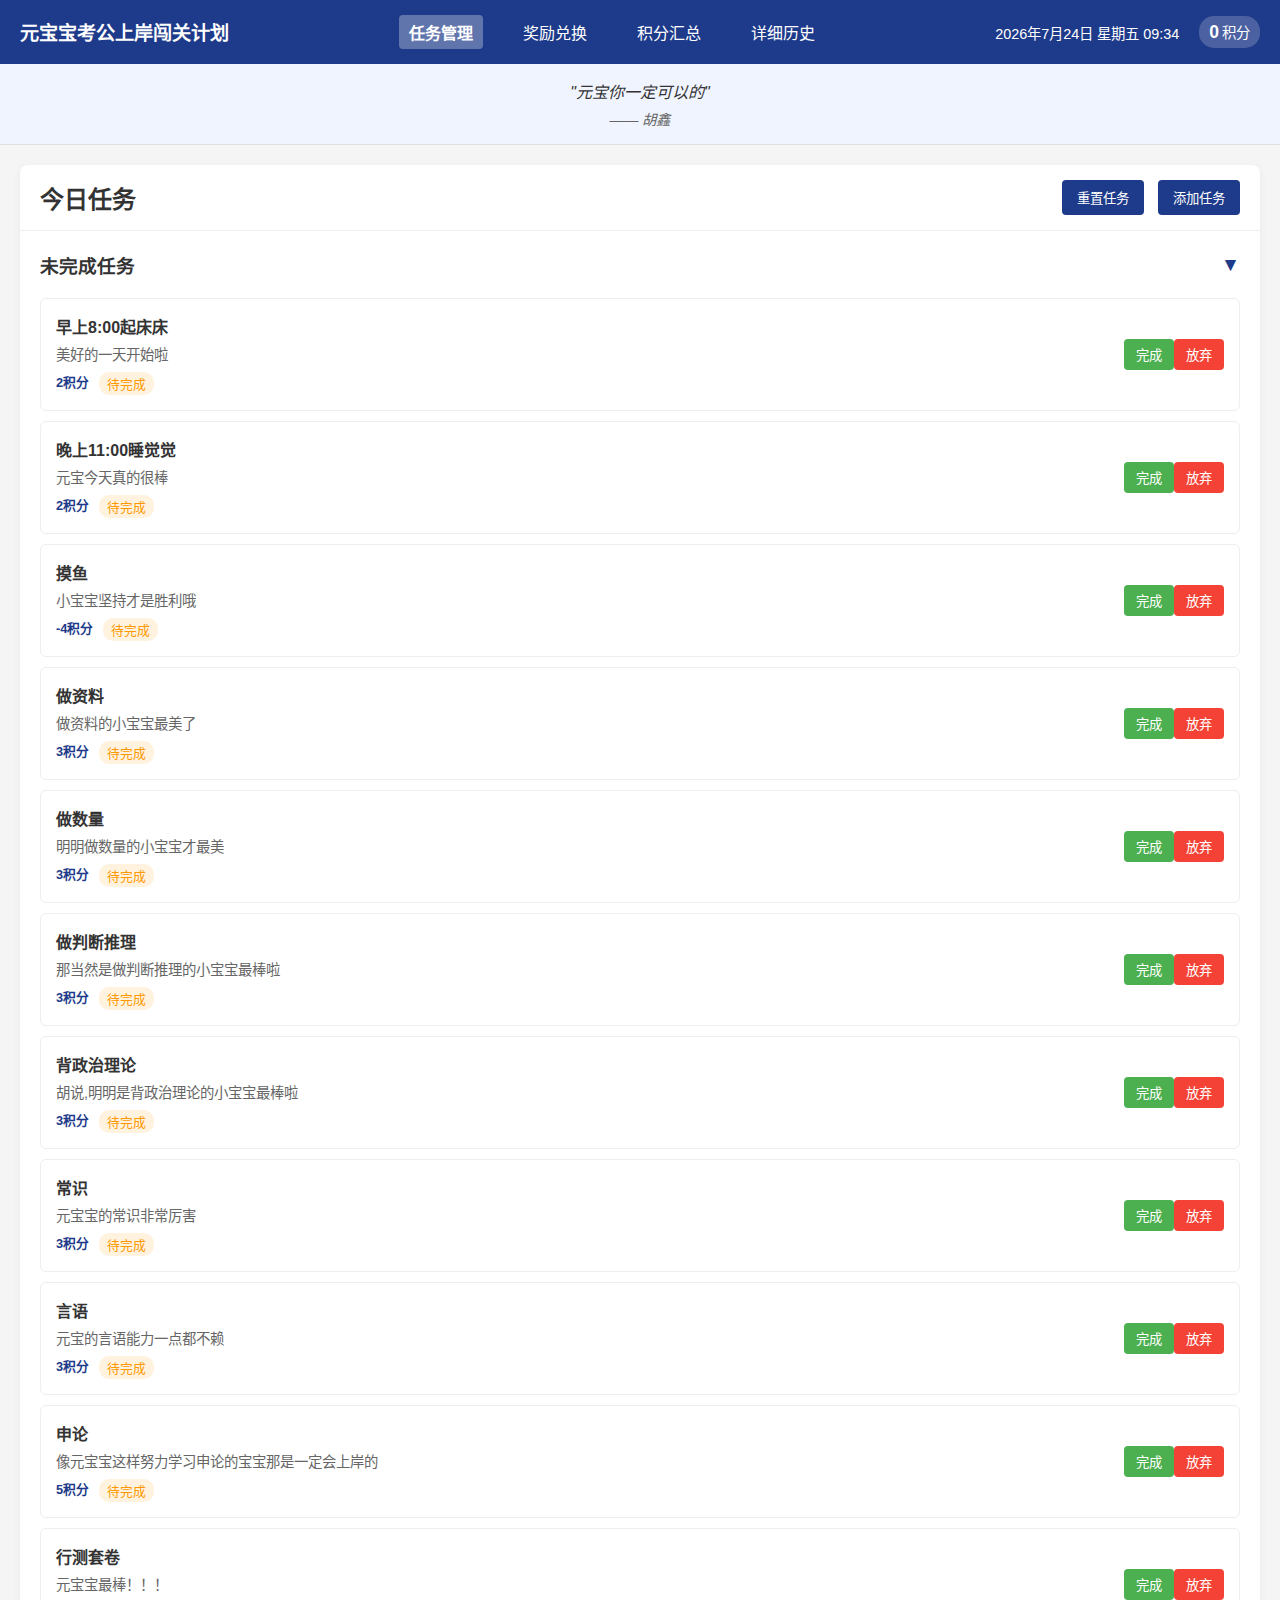
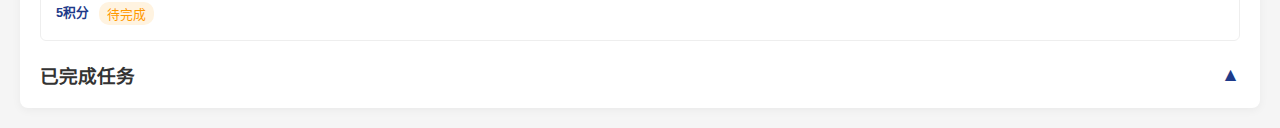
<file: index.html>
<!DOCTYPE html>
<html lang="zh-CN">
<head>
    <meta charset="UTF-8">
    <meta name="viewport" content="width=device-width, initial-scale=1.0">
    <title>元宝宝考公上岸闯关计划</title>
    <link rel="stylesheet" href="styles.css">
</head>
<body>
    <header>
        <div class="logo">元宝宝考公上岸闯关计划</div>
        <nav>
            <ul>
                <li class="active"><a href="index.html">任务管理</a></li>
                <li><a href="rewards.html">奖励兑换</a></li>
                <li><a href="points.html">积分汇总</a></li>
                <li><a href="history.html">详细历史</a></li>
            </ul>
        </nav>
        <div class="status">
            <div id="current-date">2025年5月4日 星期日 12:29</div>
            <div id="total-points"><span id="points-value">0</span>积分</div>
        </div>
    </header>

    <div class="motto">
        <p>"元宝你一定可以的"</p>
        <p class="user-name">—— 胡鑫</p>
    </div>

    <div class="task-panel">
        <div class="panel-header">
            <h2>今日任务</h2>
            <div class="buttons">
                <button id="reset-tasks">重置任务</button>
                <button id="add-task">添加任务</button>
            </div>
        </div>

        <div class="task-lists">
            <div class="task-group">
                <div class="group-header">
                    <h3>未完成任务</h3>
                    <span class="toggle-btn">▼</span>
                </div>
                <div class="task-items" id="pending-tasks">
                    <!-- 任务将通过JS动态生成 -->
                </div>
            </div>

            <div class="task-group">
                <div class="group-header">
                    <h3>已完成任务</h3>
                    <span class="toggle-btn">▲</span>
                </div>
                <div class="task-items" id="completed-tasks" style="display: none;">
                    <!-- 已完成任务将通过JS动态生成 -->
                </div>
            </div>
        </div>
    </div>

    <!-- 添加任务模态框 -->
    <div id="add-task-modal" class="modal">
        <div class="modal-content">
            <span class="close">&times;</span>
            <h2>添加任务</h2>
            <div class="task-selection">
                <div class="form-group">
                    <select id="task-select" class="task-select">
                        <option value="">-- 选择一个预设任务 --</option>
                        <!-- 预设任务列表将通过JS动态生成 -->
                    </select>
                </div>
                <div class="task-custom">
                    <p>或者</p>
                    <button id="custom-task-btn">创建自定义任务</button>
                </div>
            </div>
            
            <form id="task-form" style="display: none;">
                <div class="form-group">
                    <label for="task-name">任务名称:</label>
                    <input type="text" id="task-name" required>
                </div>
                <div class="form-group">
                    <label for="task-description">任务描述:</label>
                    <input type="text" id="task-description">
                </div>
                <div class="form-group">
                    <label for="task-points">积分值:</label>
                    <input type="number" id="task-points" min="1" value="5" required>
                </div>
                <div class="form-group">
                    <label for="task-category">分类:</label>
                    <select id="task-category">
                        <option value="学习">学习</option>
                        <option value="作息">作息</option>
                        <option value="偷懒">偷懒</option>
                        <option value="其他">其他</option>
                    </select>
                </div>
                <button type="submit">保存</button>
            </form>
            
            <div class="form-actions">
                <button id="add-selected-task" class="green-btn">添加到今日任务</button>
            </div>
        </div>
    </div>

    <script src="app.js"></script>
</body>
</html>
</file>
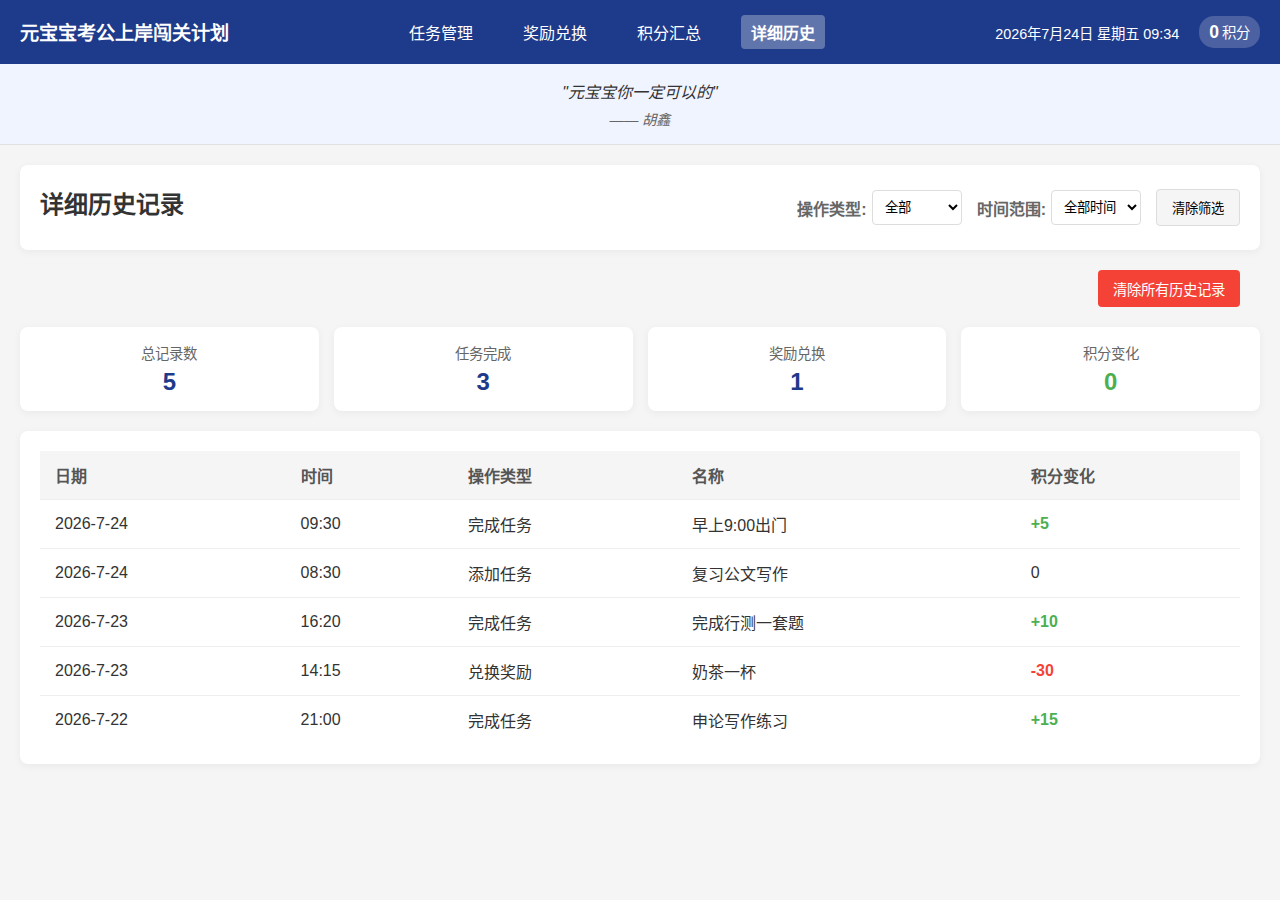
<file: history.html>
<!DOCTYPE html>
<html lang="zh-CN">
<head>
    <meta charset="UTF-8">
    <meta name="viewport" content="width=device-width, initial-scale=1.0">
    <title>详细历史 - 元宝宝考公上岸闯关计划</title>
    <link rel="stylesheet" href="styles.css">
    <link rel="stylesheet" href="history.css">
</head>
<body>
    <header>
        <div class="logo">元宝宝考公上岸闯关计划</div>
        <nav>
            <ul>
                <li><a href="index.html">任务管理</a></li>
                <li><a href="rewards.html">奖励兑换</a></li>
                <li><a href="points.html">积分汇总</a></li>
                <li class="active"><a href="history.html">详细历史</a></li>
            </ul>
        </nav>
        <div class="status">
            <div id="current-date"></div>
            <div id="total-points"><span id="points-value">0</span>积分</div>
        </div>
    </header>

    <div class="motto">
        <p>"元宝宝你一定可以的"</p>
        <p class="user-name">—— 胡鑫</p>
    </div>

    <div class="history-container">
        <div class="history-header">
            <h2>详细历史记录</h2>
            <div class="filter-controls">
                <div class="filter-group">
                    <label for="action-filter">操作类型:</label>
                    <select id="action-filter">
                        <option value="all">全部</option>
                        <option value="完成任务">完成任务</option>
                        <option value="添加任务">添加任务</option>
                        <option value="放弃任务">放弃任务</option>
                        <option value="兑换奖励">兑换奖励</option>
                        <option value="重置任务">重置任务</option>
                    </select>
                </div>
                <div class="filter-group">
                    <label for="date-filter">时间范围:</label>
                    <select id="date-filter">
                        <option value="all">全部时间</option>
                        <option value="today">今天</option>
                        <option value="week">本周</option>
                        <option value="month">本月</option>
                    </select>
                </div>
                <button id="clear-filter">清除筛选</button>
            </div>
        </div>

        <div class="history-actions">
            <button id="clear-history" class="action-btn">清除所有历史记录</button>
        </div>

        <div class="history-stats">
            <div class="stat-card">
                <div class="stat-title">总记录数</div>
                <div class="stat-value" id="total-records">0</div>
            </div>
            <div class="stat-card">
                <div class="stat-title">任务完成</div>
                <div class="stat-value" id="completed-tasks">0</div>
            </div>
            <div class="stat-card">
                <div class="stat-title">奖励兑换</div>
                <div class="stat-value" id="exchanged-rewards">0</div>
            </div>
            <div class="stat-card">
                <div class="stat-title">积分变化</div>
                <div class="stat-value" id="points-change">0</div>
            </div>
        </div>

        <div class="history-table-container">
            <table class="history-table">
                <thead>
                    <tr>
                        <th>日期</th>
                        <th>时间</th>
                        <th>操作类型</th>
                        <th>名称</th>
                        <th>积分变化</th>
                    </tr>
                </thead>
                <tbody id="history-table-body">
                    <!-- 历史记录将通过JS动态生成 -->
                </tbody>
            </table>
        </div>

        <div class="pagination" id="pagination">
            <!-- 分页控件将通过JS动态生成 -->
        </div>
    </div>

    <script src="history.js"></script>
</body>
</html>
</file>
<file: styles.css>
/* 全局样式 */
* {
    margin: 0;
    padding: 0;
    box-sizing: border-box;
    font-family: "Microsoft YaHei", sans-serif;
}

body {
    background-color: #f5f5f5;
    color: #333;
}

/* 头部导航栏 */
header {
    background-color: #1E3A8A;
    color: white;
    padding: 15px 20px;
    display: flex;
    justify-content: space-between;
    align-items: center;
    box-shadow: 0 2px 5px rgba(0, 0, 0, 0.1);
}

.logo {
    font-size: 1.2rem;
    font-weight: bold;
}

nav ul {
    display: flex;
    list-style: none;
}

nav li {
    margin: 0 15px;
    padding: 5px 10px;
    cursor: pointer;
    border-radius: 4px;
    transition: background-color 0.3s;
}

nav li:hover {
    background-color: rgba(255, 255, 255, 0.2);
}

nav li.active {
    background-color: rgba(255, 255, 255, 0.3);
    font-weight: bold;
}

/* 添加导航链接的样式 */
nav li a {
    color: white;
    text-decoration: none;
    font-weight: normal;
}

nav li.active a {
    color: white; 
    font-weight: bold;
}

.status {
    display: flex;
    align-items: center;
    font-size: 0.9rem;
}

#current-date {
    margin-right: 20px;
}

#total-points {
    background-color: rgba(255, 255, 255, 0.2);
    padding: 5px 10px;
    border-radius: 15px;
}

#points-value {
    font-weight: bold;
    font-size: 1.1rem;
    margin-right: 3px;
}

/* 励志语录 */
.motto {
    background-color: #f0f4ff;
    text-align: center;
    padding: 15px;
    font-style: italic;
    border-bottom: 1px solid #e0e0e0;
}

.user-name {
    font-size: 0.9rem;
    margin-top: 5px;
    color: #666;
}

/* 任务面板 */
.task-panel {
    background-color: white;
    margin: 20px;
    border-radius: 8px;
    box-shadow: 0 2px 10px rgba(0, 0, 0, 0.05);
    overflow: hidden;
}

.panel-header {
    padding: 15px 20px;
    display: flex;
    justify-content: space-between;
    align-items: center;
    border-bottom: 1px solid #eee;
}

.buttons button {
    background-color: #1E3A8A;
    color: white;
    border: none;
    padding: 8px 15px;
    margin-left: 10px;
    border-radius: 4px;
    cursor: pointer;
    transition: background-color 0.3s;
}

.buttons button:hover {
    background-color: #152c6e;
}

/* 任务组 */
.task-group {
    margin: 10px 0;
}

.group-header {
    padding: 10px 20px;
    display: flex;
    justify-content: space-between;
    align-items: center;
    cursor: pointer;
}

.toggle-btn {
    color: #1E3A8A;
    font-size: 1.2rem;
}

.task-items {
    padding: 0 20px;
}

/* 任务项 */
.task-item {
    border: 1px solid #eee;
    border-radius: 6px;
    margin: 10px 0;
    padding: 15px;
    display: flex;
    justify-content: space-between;
    align-items: center;
    transition: transform 0.2s, box-shadow 0.2s;
}

.task-item:hover {
    transform: translateY(-2px);
    box-shadow: 0 2px 8px rgba(0, 0, 0, 0.1);
}

.task-info {
    flex-grow: 1;
}

.task-name {
    font-weight: bold;
    margin-bottom: 5px;
}

.task-description {
    color: #666;
    font-size: 0.9rem;
}

.task-meta {
    display: flex;
    margin-top: 8px;
    font-size: 0.8rem;
    color: #777;
}

.task-points {
    margin-right: 10px;
    font-weight: bold;
    color: #1E3A8A;
}

.task-status {
    padding: 2px 8px;
    border-radius: 10px;
    font-size: 0.8rem;
}

.status-pending {
    background-color: #fff3e0;
    color: #ff9800;
}

.status-completed {
    background-color: #e8f5e9;
    color: #4caf50;
}

.task-actions button {
    background-color: #4caf50;
    color: white;
    border: none;
    padding: 6px 12px;
    border-radius: 4px;
    cursor: pointer;
    transition: background-color 0.3s;
}

.task-actions button:hover {
    background-color: #388e3c;
}

.task-actions button.abandon {
    background-color: #f44336;
}

.task-actions button.abandon:hover {
    background-color: #d32f2f;
}

/* 模态框样式 */
.modal {
    display: none;
    position: fixed;
    z-index: 1000;
    left: 0;
    top: 0;
    width: 100%;
    height: 100%;
    background-color: rgba(0, 0, 0, 0.5);
}

.modal-content {
    background-color: white;
    margin: 10% auto;
    padding: 20px;
    width: 50%;
    max-width: 500px;
    border-radius: 8px;
    box-shadow: 0 2px 10px rgba(0, 0, 0, 0.1);
    position: relative;
}

.close {
    position: absolute;
    right: 20px;
    top: 15px;
    font-size: 24px;
    cursor: pointer;
    color: #aaa;
}

.close:hover {
    color: #333;
}

.form-group {
    margin: 15px 0;
}

.form-group label {
    display: block;
    margin-bottom: 5px;
    font-weight: bold;
}

.form-group input,
.form-group select {
    width: 100%;
    padding: 8px;
    border: 1px solid #ddd;
    border-radius: 4px;
}

form button {
    background-color: #1E3A8A;
    color: white;
    border: none;
    padding: 10px 15px;
    border-radius: 4px;
    cursor: pointer;
    width: 100%;
    margin-top: 10px;
    font-size: 1rem;
}

form button:hover {
    background-color: #152c6e;
}

/* 响应式设计 */
@media (max-width: 768px) {
    header {
        flex-direction: column;
        padding: 10px;
    }
    
    .logo {
        margin-bottom: 10px;
    }
    
    nav ul {
        margin: 10px 0;
    }
    
    .status {
        flex-direction: column;
        align-items: flex-start;
    }
    
    #current-date {
        margin-right: 0;
        margin-bottom: 5px;
    }
    
    .modal-content {
        width: 90%;
    }
}

/* 模态框样式增强 */
.task-selection {
    margin-bottom: 20px;
}

.task-select {
    width: 100%;
    padding: 10px;
    border-radius: 4px;
    border: 1px solid #ddd;
    font-size: 1rem;
    margin-bottom: 10px;
}

.task-custom {
    display: flex;
    align-items: center;
    justify-content: center;
    margin-top: 15px;
}

.task-custom p {
    margin-right: 10px;
    color: #666;
}

.form-actions {
    margin-top: 20px;
    text-align: center;
}

.green-btn {
    background-color: #4caf50;
    color: white;
    border: none;
    padding: 10px 20px;
    border-radius: 4px;
    cursor: pointer;
    font-size: 1rem;
    transition: background-color 0.3s;
}

.green-btn:hover {
    background-color: #388e3c;
}

.red-btn {
    background-color: #f44336;
    color: white;
    border: none;
    padding: 10px 20px;
    border-radius: 4px;
    cursor: pointer;
    font-size: 1rem;
    transition: background-color 0.3s;
}

.red-btn:hover {
    background-color: #d32f2f;
}
</file>
<file: history.css>
/* 历史记录页面样式 */
.history-container {
    margin: 20px;
}

/* 头部和筛选控件 */
.history-header {
    background-color: white;
    border-radius: 8px;
    padding: 20px;
    margin-bottom: 20px;
    box-shadow: 0 2px 8px rgba(0, 0, 0, 0.05);
    display: flex;
    justify-content: space-between;
    align-items: center;
    flex-wrap: wrap;
}

.history-header h2 {
    margin: 0;
    margin-bottom: 10px;
}

.filter-controls {
    display: flex;
    gap: 15px;
    flex-wrap: wrap;
    align-items: center;
}

.filter-group {
    display: flex;
    align-items: center;
    gap: 5px;
}

.filter-group label {
    font-weight: bold;
    color: #666;
}

.filter-group select {
    padding: 8px;
    border: 1px solid #ddd;
    border-radius: 4px;
    background-color: white;
}

#clear-filter {
    background-color: #f5f5f5;
    border: 1px solid #ddd;
    border-radius: 4px;
    padding: 8px 15px;
    cursor: pointer;
    transition: background-color 0.3s;
}

#clear-filter:hover {
    background-color: #e0e0e0;
}

/* 统计卡片 */
.history-stats {
    display: grid;
    grid-template-columns: repeat(auto-fit, minmax(200px, 1fr));
    gap: 15px;
    margin-bottom: 20px;
}

.stat-card {
    background-color: white;
    border-radius: 8px;
    padding: 15px;
    text-align: center;
    box-shadow: 0 2px 8px rgba(0, 0, 0, 0.05);
    transition: transform 0.3s;
}

.stat-card:hover {
    transform: translateY(-5px);
    box-shadow: 0 5px 15px rgba(0, 0, 0, 0.1);
}

.stat-title {
    color: #666;
    font-size: 0.9rem;
    margin-bottom: 5px;
}

.stat-value {
    font-size: 1.5rem;
    font-weight: bold;
    color: #1E3A8A;
}

/* 表格样式 */
.history-table-container {
    background-color: white;
    border-radius: 8px;
    padding: 20px;
    margin-bottom: 20px;
    box-shadow: 0 2px 8px rgba(0, 0, 0, 0.05);
    overflow-x: auto;
}

.history-table {
    width: 100%;
    border-collapse: collapse;
}

.history-table th,
.history-table td {
    padding: 12px 15px;
    text-align: left;
    border-bottom: 1px solid #eee;
}

.history-table th {
    background-color: #f5f5f5;
    font-weight: bold;
    color: #555;
}

.history-table tr:last-child td {
    border-bottom: none;
}

.history-table tr:hover td {
    background-color: #f9f9f9;
}

/* 积分变化列样式 */
.points-positive {
    color: #4caf50;
    font-weight: bold;
}

.points-negative {
    color: #f44336;
    font-weight: bold;
}

/* 分页控件 */
.pagination {
    display: flex;
    justify-content: center;
    margin-top: 20px;
    gap: 5px;
}

.page-btn {
    min-width: 30px;
    height: 30px;
    background-color: white;
    border: 1px solid #ddd;
    border-radius: 4px;
    display: flex;
    align-items: center;
    justify-content: center;
    cursor: pointer;
    transition: all 0.3s;
}

.page-btn:hover {
    background-color: #f5f5f5;
}

.page-btn.active {
    background-color: #1E3A8A;
    color: white;
    border-color: #1E3A8A;
}

.page-btn.disabled {
    color: #ccc;
    cursor: not-allowed;
}

/* 空记录提示 */
.empty-records {
    text-align: center;
    padding: 30px;
    color: #666;
    font-style: italic;
}

/* 响应式调整 */
@media (max-width: 768px) {
    .history-header {
        flex-direction: column;
        align-items: flex-start;
    }
    
    .filter-controls {
        margin-top: 10px;
        width: 100%;
    }
    
    .history-stats {
        grid-template-columns: 1fr 1fr;
    }
    
    .history-table th,
    .history-table td {
        padding: 8px 10px;
        font-size: 0.9rem;
    }
}

@media (max-width: 480px) {
    .history-stats {
        grid-template-columns: 1fr;
    }
    
    .filter-group {
        width: 100%;
        margin-bottom: 10px;
    }
}

/* 新增样式 */
.history-actions {
    display: flex;
    justify-content: flex-end;
    margin: 0 20px 20px 20px;
}

.action-btn {
    background-color: #f44336;
    color: white;
    border: none;
    padding: 8px 15px;
    border-radius: 4px;
    cursor: pointer;
    font-size: 0.9rem;
    transition: background-color 0.3s;
}

.action-btn:hover {
    background-color: #d32f2f;
}
</file>
